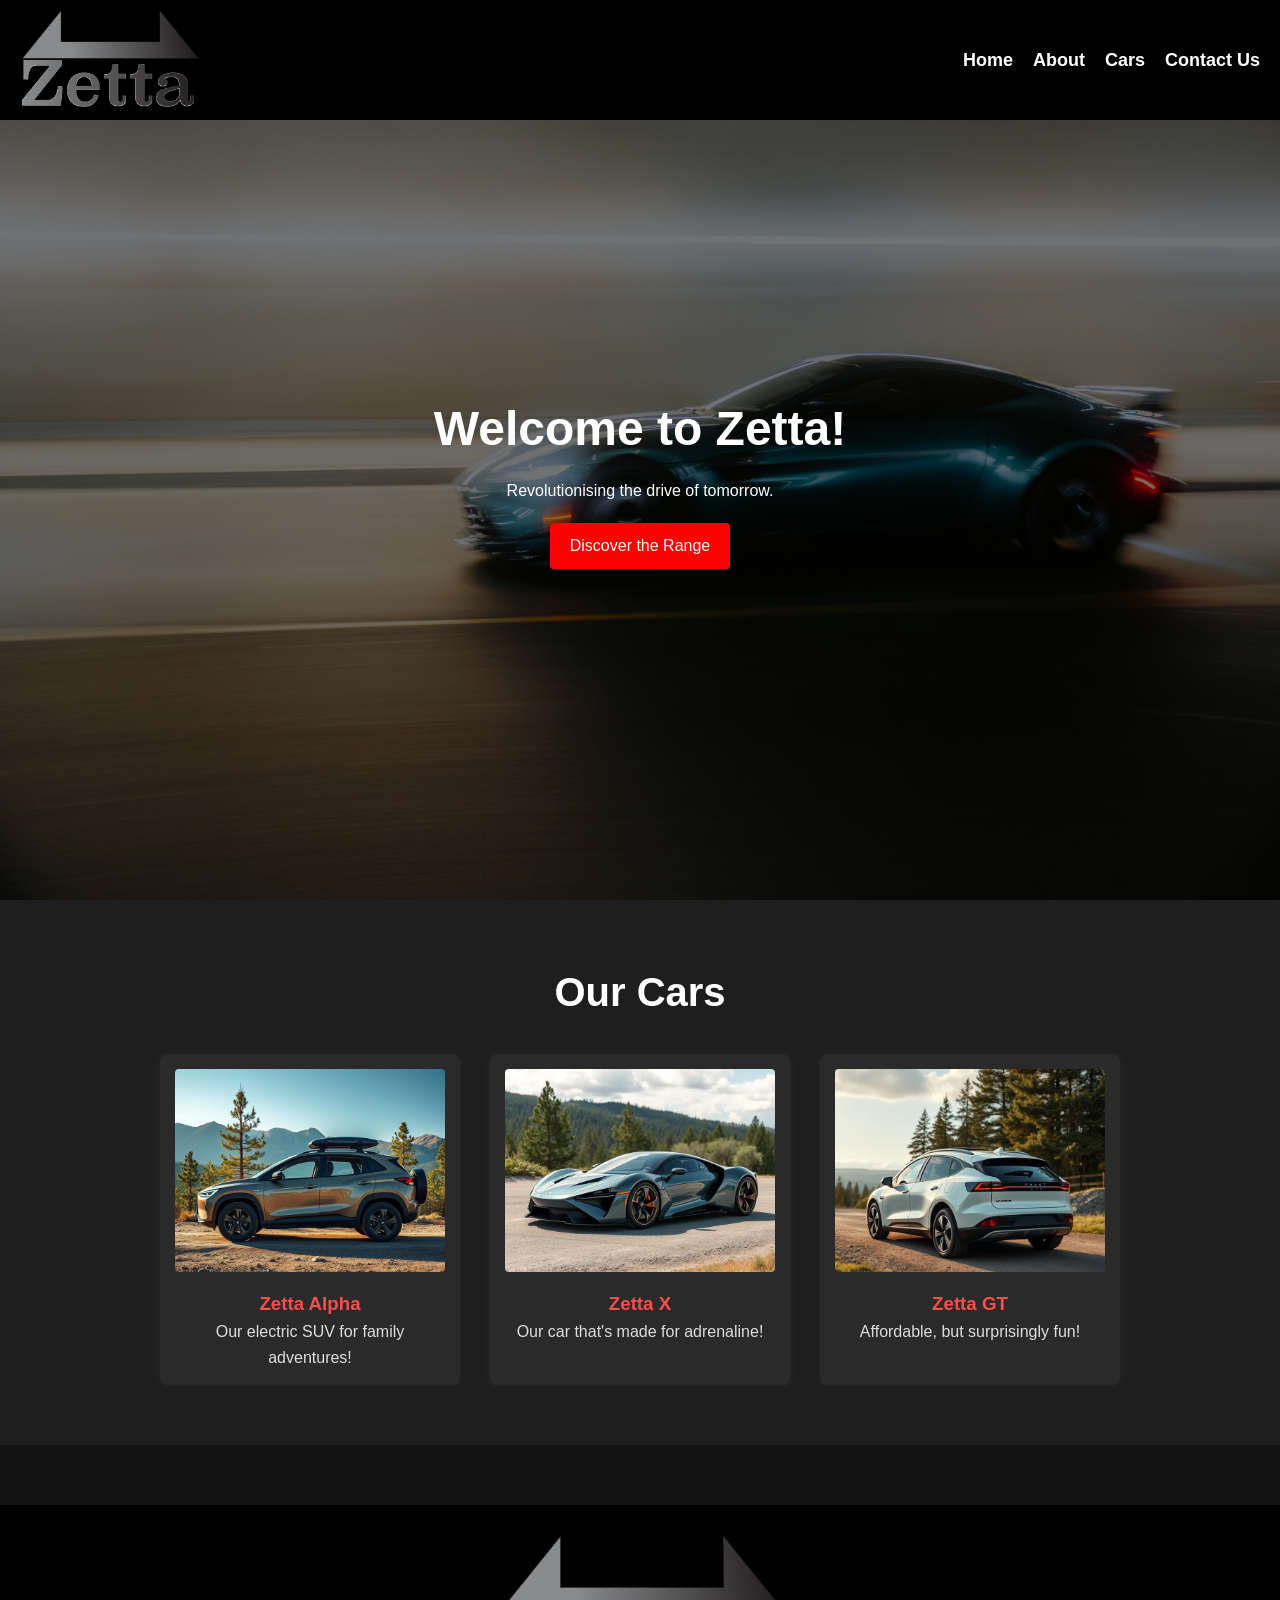
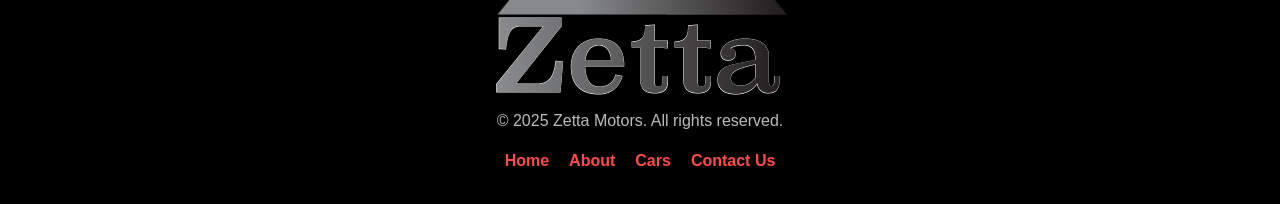
<file: index.html>
<!DOCTYPE html>
<html lang="en">
<head>
  <meta charset="UTF-8" />
  <meta name="viewport" content="width=device-width, initial-scale=1.0" />
  <title>Zetta Motors | Home</title>
  <link rel="stylesheet" href="style.css" />
</head>
<body class="index">
  <header>
    <nav>
      <img src="LogoBar.png" alt="Zetta Logo" class="logo" />
      <ul>
        <li><a href="index.html">Home</a></li>
        <li><a href="about.html">About</a></li>
        <li><a href="cars.html">Cars</a></li>
        <li><a href="contact.html">Contact Us</a></li>
      </ul>
    </nav>
  </header>

  <section class="hero">
    <div class="hero-text">
      <h1>Welcome to Zetta!</h1>
      <p>Revolutionising the drive of tomorrow.</p>
      <a href="#car-range" class="btn">Discover the Range</a>
    </div>
  </section>

  <section id="car-range" class="car-showcase">
    <h2>Our Cars</h2>
    <div class="car-gallery">
      <div class="car-card">
        <img src="SUV.jpg" alt="Zetta Alpha" />
        <h3>Zetta Alpha</h3>
        <p>Our electric SUV for family adventures!</p>
      </div>
      <div class="car-card">
        <img src="Supercar.jpg" alt="Zetta X" />
        <h3>Zetta X</h3>
        <p>Our car that's made for adrenaline!</p>
      </div>
      <div class="car-card">
        <img src="Budget.jpg" alt="Zetta GT" />
        <h3>Zetta GT</h3>
        <p>Affordable, but surprisingly fun!</p>
      </div>
    </div>
  </section>
	<script>
  window.addEventListener('scroll', function () {
    const header = document.querySelector('header');
    const logo = document.querySelector('.logo');

    if (window.scrollY > 100) {
      header.classList.add('shrink');
      logo.classList.add('shrink-logo');
    } else {
      header.classList.remove('shrink');
      logo.classList.remove('shrink-logo');
    }
  });
</script>
	<footer class="footer">
  <div class="footer-content">
	  <img src="Logo.png" alt="Zetta Logo" class="footer-logo" />
    <p>&copy; 2025 Zetta Motors. All rights reserved.</p>
    <ul class="footer-links">
      <li><a href="index.html">Home</a></li>
      <li><a href="about.html">About</a></li>
      <li><a href="cars.html">Cars</a></li>
      <li><a href="contact.html">Contact Us</a></li>
    </ul>
  </div>
</footer>

</body>
</html>
</file>
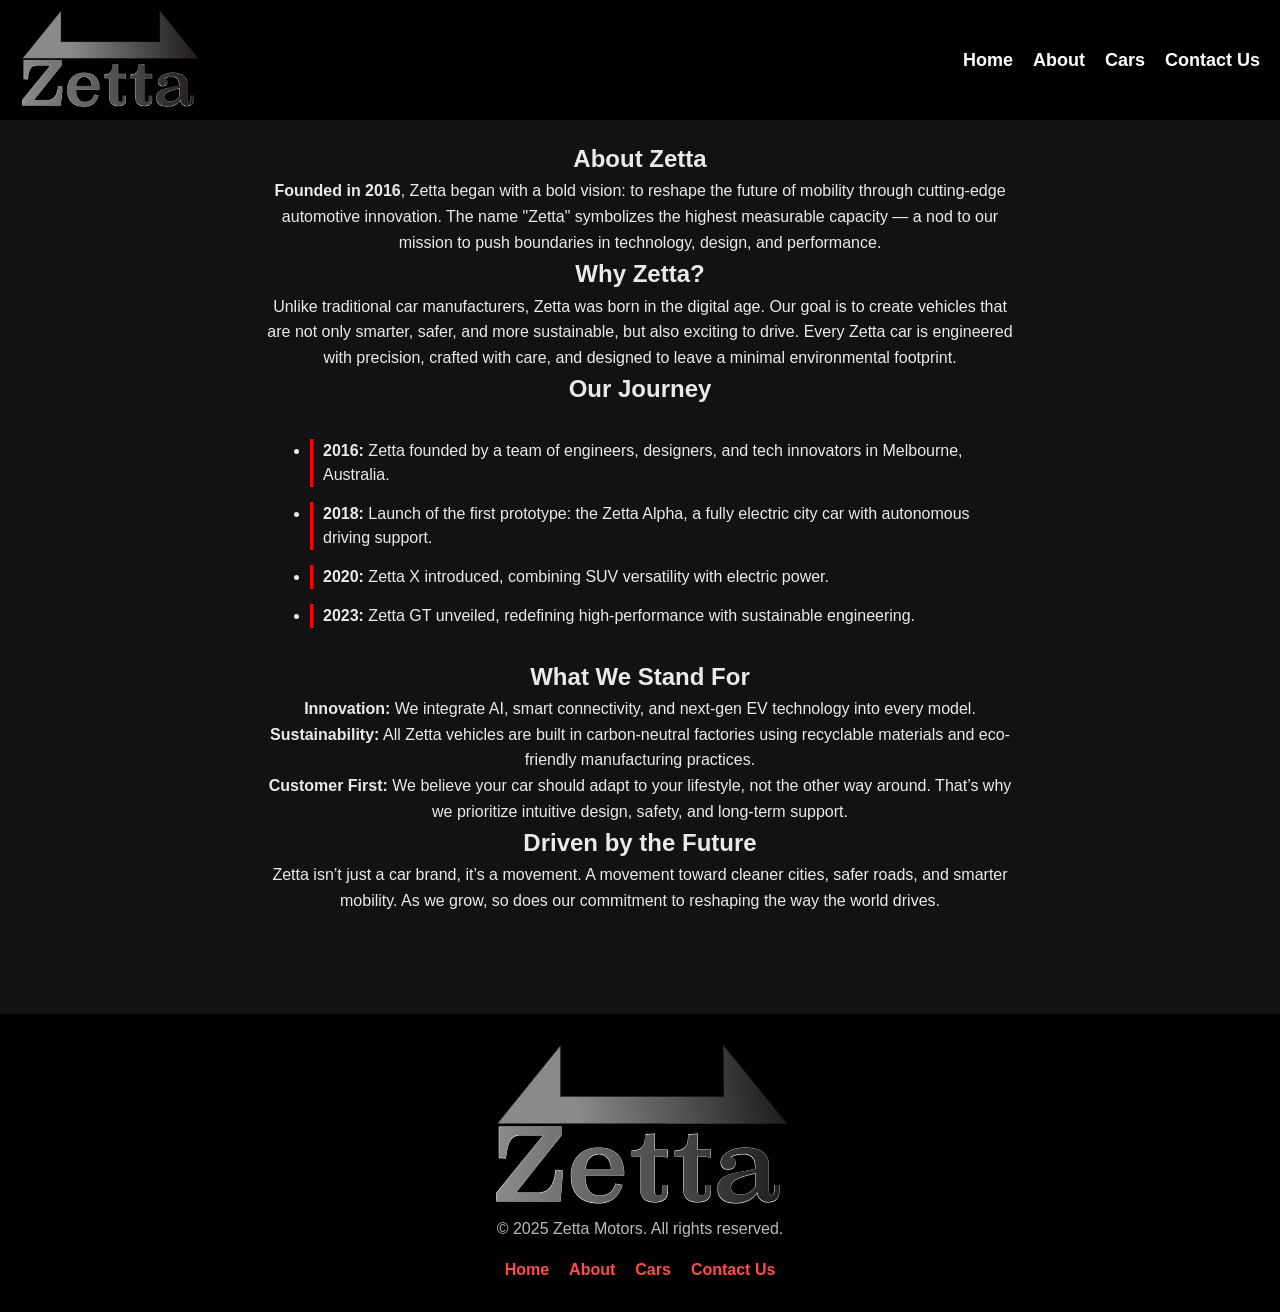
<file: about.html>
<!DOCTYPE html>
<html lang="en">
<head>
  <meta charset="UTF-8" />
  <meta name="viewport" content="width=device-width, initial-scale=1.0"/>
  <title>Zetta Motors | About</title>
  <link rel="stylesheet" href="style.css" />
</head>
<body class="about">
  <header>
    <nav>
      <img src="LogoBar.png" alt="Zetta Logo" class="logo" />
      <ul>
        <li><a href="index.html">Home</a></li>
        <li><a href="about.html">About</a></li>
        <li><a href="cars.html">Cars</a></li>
        <li><a href="contact.html">Contact Us</a></li>
      </ul>
    </nav>
  </header>

  <section class="content">
    <h1>About Zetta</h1>
    <p><strong>Founded in 2016</strong>, Zetta began with a bold vision: to reshape the future of mobility through cutting-edge automotive innovation. The name "Zetta" symbolizes the highest measurable capacity — a nod to our mission to push boundaries in technology, design, and performance.</p>

    <h2>Why Zetta?</h2>
    <p>Unlike traditional car manufacturers, Zetta was born in the digital age. Our goal is to create vehicles that are not only smarter, safer, and more sustainable, but also exciting to drive. Every Zetta car is engineered with precision, crafted with care, and designed to leave a minimal environmental footprint.</p>

    <h2>Our Journey</h2>
    <ul class="timeline">
      <li><strong>2016:</strong> Zetta founded by a team of engineers, designers, and tech innovators in Melbourne, Australia.</li>
      <li><strong>2018:</strong> Launch of the first prototype: the Zetta Alpha, a fully electric city car with autonomous driving support.</li>
      <li><strong>2020:</strong> Zetta X introduced, combining SUV versatility with electric power.</li>
      <li><strong>2023:</strong> Zetta GT unveiled, redefining high-performance with sustainable engineering.</li>
    </ul>

    <h2>What We Stand For</h2>
    <p><strong>Innovation:</strong> We integrate AI, smart connectivity, and next-gen EV technology into every model.</p>
    <p><strong>Sustainability:</strong> All Zetta vehicles are built in carbon-neutral factories using recyclable materials and eco-friendly manufacturing practices.</p>
    <p><strong>Customer First:</strong> We believe your car should adapt to your lifestyle, not the other way around. That’s why we prioritize intuitive design, safety, and long-term support.</p>

    <h2>Driven by the Future</h2>
    <p>Zetta isn’t just a car brand, it’s a movement. A movement toward cleaner cities, safer roads, and smarter mobility. As we grow, so does our commitment to reshaping the way the world drives.</p>
  </section>
		<script>
  window.addEventListener('scroll', function () {
    const header = document.querySelector('header');
    const logo = document.querySelector('.logo');

    if (window.scrollY > 100) {
      header.classList.add('shrink');
      logo.classList.add('shrink-logo');
    } else {
      header.classList.remove('shrink');
      logo.classList.remove('shrink-logo');
    }
  });
</script>
	<footer class="footer">
  <div class="footer-content">
	  <img src="Logo.png" alt="Zetta Logo" class="footer-logo" />
    <p>&copy; 2025 Zetta Motors. All rights reserved.</p>
    <ul class="footer-links">
      <li><a href="index.html">Home</a></li>
      <li><a href="about.html">About</a></li>
      <li><a href="cars.html">Cars</a></li>
      <li><a href="contact.html">Contact Us</a></li>
    </ul>
  </div>
</footer>

</body>
</html>
</file>
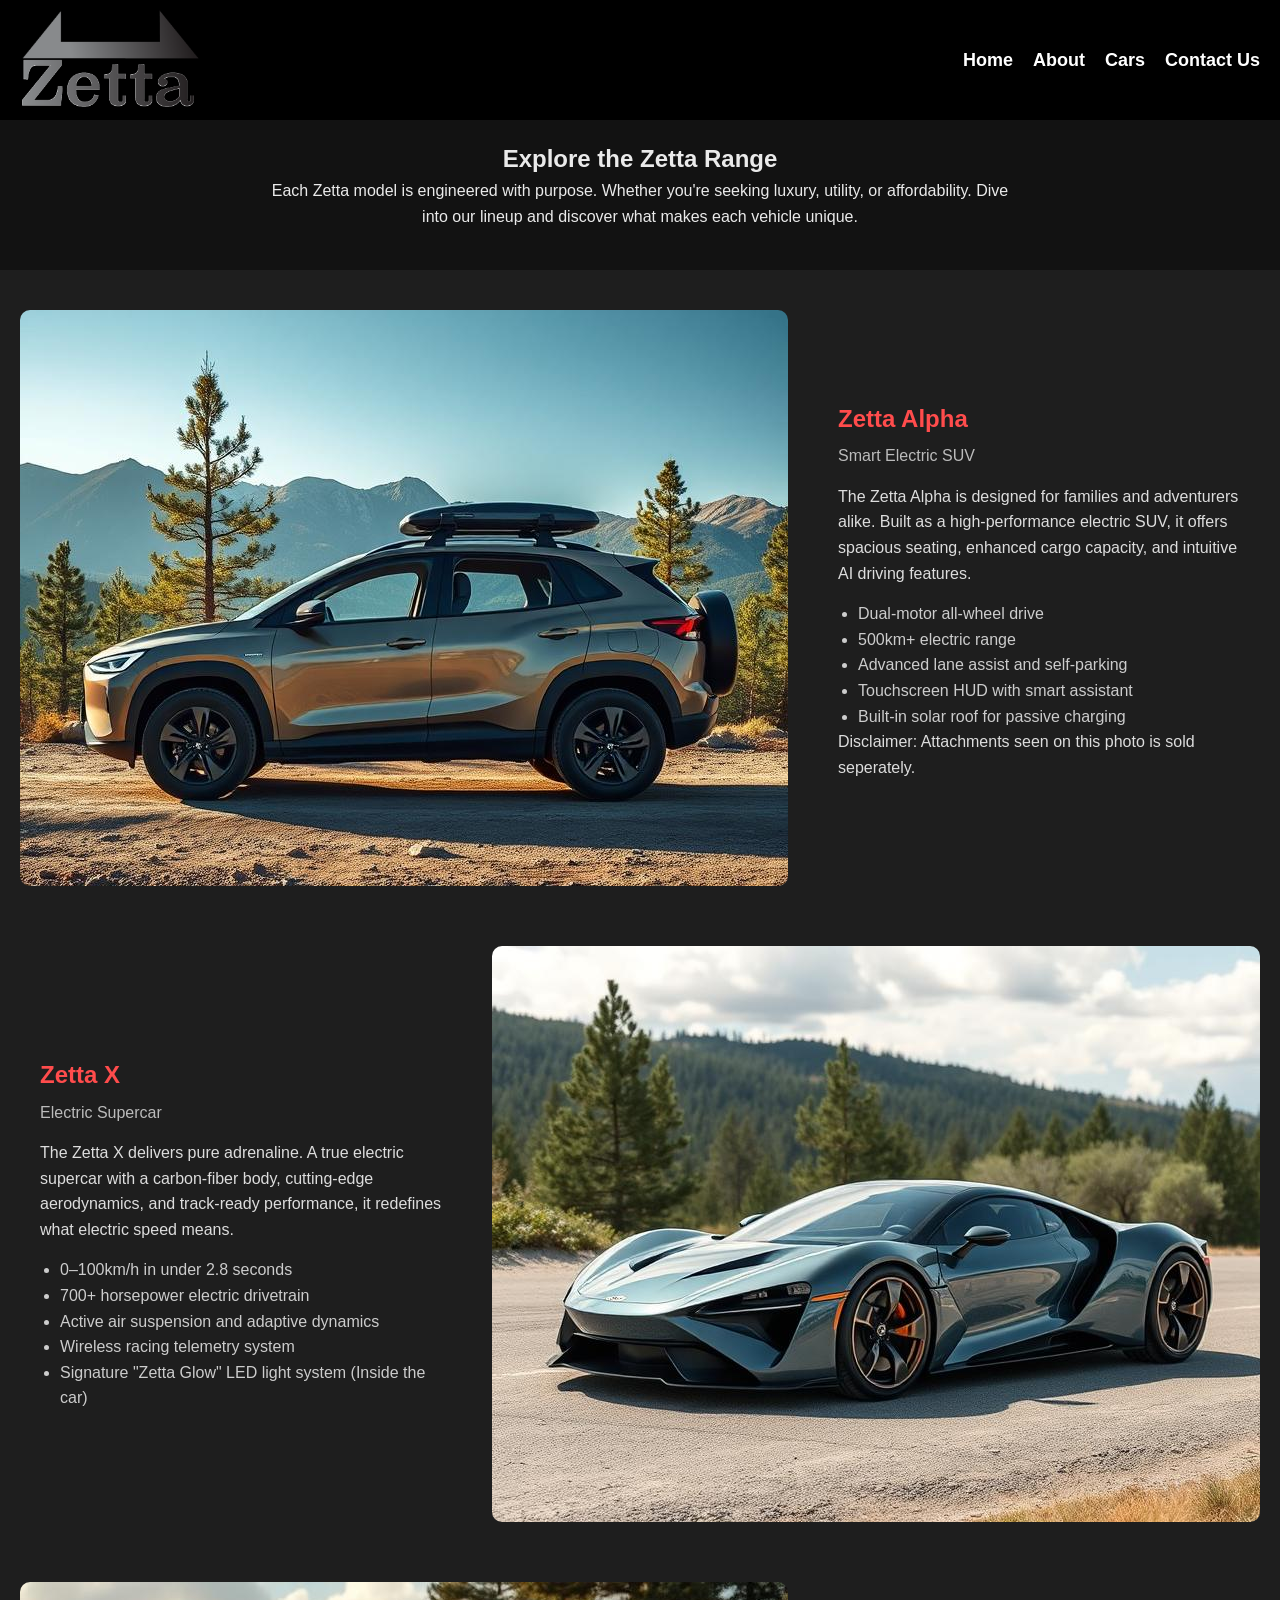
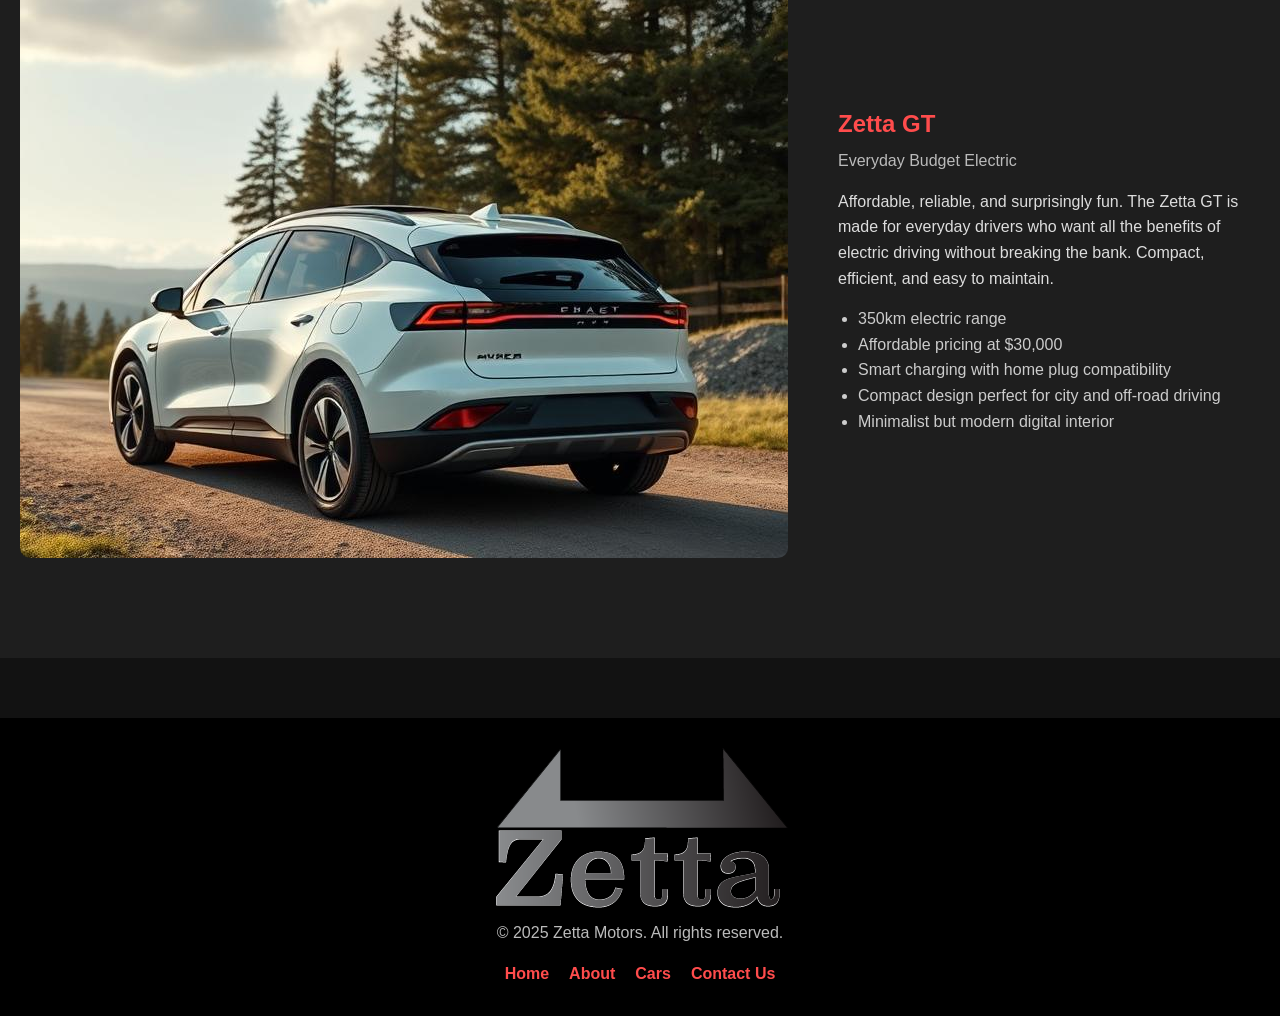
<file: cars.html>
<!DOCTYPE html>
<html lang="en">
<head>
  <meta charset="UTF-8" />
  <meta name="viewport" content="width=device-width, initial-scale=1.0"/>
  <title>Zetta Motors | Cars</title>
  <link rel="stylesheet" href="style.css" />
</head>
<body>
  <header>
    <nav>
      <img src="LogoBar.png" alt="Zetta Logo" class="logo" />
      <ul>
        <li><a href="index.html">Home</a></li>
        <li><a href="about.html">About</a></li>
        <li><a href="cars.html">Cars</a></li>
        <li><a href="contact.html">Contact Us</a></li>
      </ul>
    </nav>
  </header>

  <section class="content">
    <h1>Explore the Zetta Range</h1>
    <p>Each Zetta model is engineered with purpose. Whether you're seeking luxury, utility, or affordability. Dive into our lineup and discover what makes each vehicle unique.</p>
  </section>

  <section class="car-detail">
    <div class="car-entry">
      <img src="SUV.jpg" alt="Zetta Alpha SUV">
      <div class="car-info">
        <h2>Zetta Alpha</h2>
        <h4>Smart Electric SUV</h4>
        <p>The Zetta Alpha is designed for families and adventurers alike. Built as a high-performance electric SUV, it offers spacious seating, enhanced cargo capacity, and intuitive AI driving features.</p>
        <ul>
          <li>Dual-motor all-wheel drive</li>
          <li>500km+ electric range</li>
          <li>Advanced lane assist and self-parking</li>
          <li>Touchscreen HUD with smart assistant</li>
          <li>Built-in solar roof for passive charging</li>
        </ul>
		  <p>Disclaimer: Attachments seen on this photo is sold seperately.</p>
      </div>
    </div>

    <div class="car-entry reverse">
      <img src="Supercar.jpg" alt="Zetta X Supercar">
      <div class="car-info">
        <h2>Zetta X</h2>
        <h4>Electric Supercar</h4>
        <p>The Zetta X delivers pure adrenaline. A true electric supercar with a carbon-fiber body, cutting-edge aerodynamics, and track-ready performance, it redefines what electric speed means.</p>
        <ul>
          <li>0–100km/h in under 2.8 seconds</li>
          <li>700+ horsepower electric drivetrain</li>
          <li>Active air suspension and adaptive dynamics</li>
          <li>Wireless racing telemetry system</li>
          <li>Signature "Zetta Glow" LED light system (Inside the car)</li>
        </ul>
      </div>
    </div>

    <div class="car-entry">
      <img src="Budget.jpg" alt="Zetta GT Budget Car">
      <div class="car-info">
        <h2>Zetta GT</h2>
        <h4>Everyday Budget Electric</h4>
        <p>Affordable, reliable, and surprisingly fun. The Zetta GT is made for everyday drivers who want all the benefits of electric driving without breaking the bank. Compact, efficient, and easy to maintain.</p>
        <ul>
          <li>350km electric range</li>
          <li>Affordable pricing at $30,000</li>
          <li>Smart charging with home plug compatibility</li>
          <li>Compact design perfect for city and off-road driving</li>
          <li>Minimalist but modern digital interior</li>
        </ul>
      </div>
    </div>
  </section>
		<script>
  window.addEventListener('scroll', function () {
    const header = document.querySelector('header');
    const logo = document.querySelector('.logo');

    if (window.scrollY > 100) {
      header.classList.add('shrink');
      logo.classList.add('shrink-logo');
    } else {
      header.classList.remove('shrink');
      logo.classList.remove('shrink-logo');
    }
  });
</script>
	<footer class="footer">
  <div class="footer-content">
	  <img src="Logo.png" alt="Zetta Logo" class="footer-logo" />
    <p>&copy; 2025 Zetta Motors. All rights reserved.</p>
    <ul class="footer-links">
      <li><a href="index.html">Home</a></li>
      <li><a href="about.html">About</a></li>
      <li><a href="cars.html">Cars</a></li>
      <li><a href="contact.html">Contact Us</a></li>
    </ul>
  </div>
</footer>

</body>
</html>
</file>
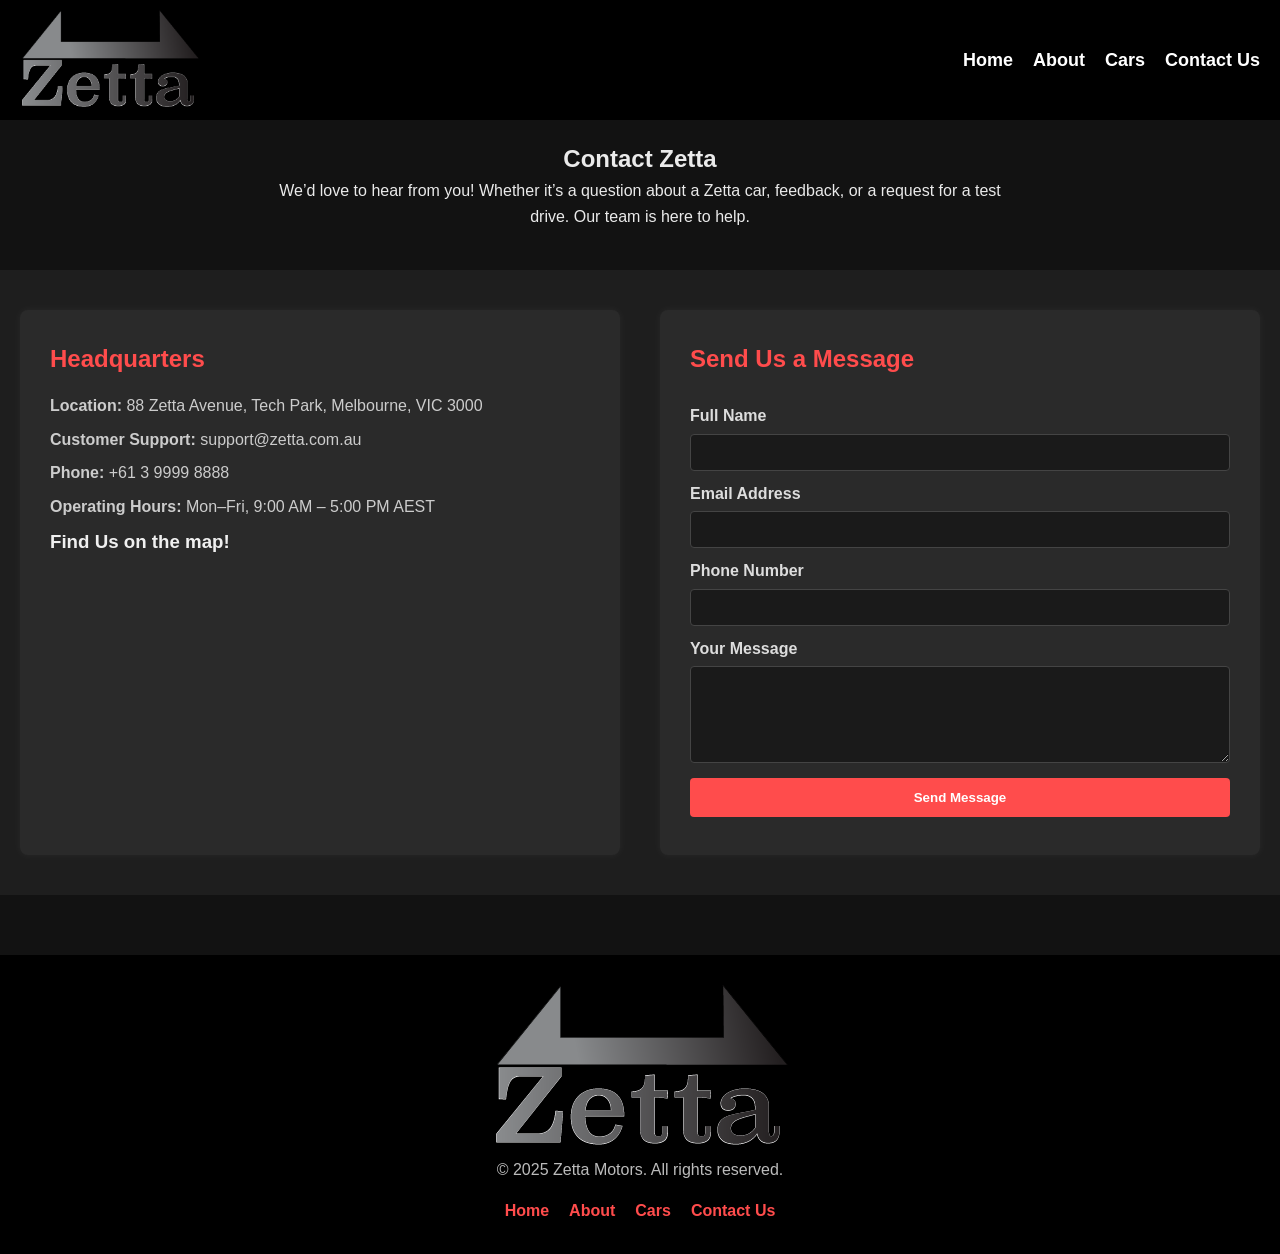
<file: contact.html>
<!DOCTYPE html>
<html lang="en">
<head>
  <meta charset="UTF-8" />
  <meta name="viewport" content="width=device-width, initial-scale=1.0"/>
  <title>Zetta Motors | Contact Us</title>
  <link rel="stylesheet" href="style.css" />
</head>
<body>
  <header>
    <nav>
      <img src="LogoBar.png" alt="Zetta Logo" class="logo" />
      <ul>
        <li><a href="index.html">Home</a></li>
        <li><a href="about.html">About</a></li>
        <li><a href="cars.html">Cars</a></li>
        <li><a href="contact.html">Contact Us</a></li>
      </ul>
    </nav>
  </header>

  <section class="content">
    <h1>Contact Zetta</h1>
    <p>We’d love to hear from you! Whether it’s a question about a Zetta car, feedback, or a request for a test drive. Our team is here to help.</p>
  </section>

  <section class="contact-container">
    <div class="contact-info">
      <h2>Headquarters</h2>
      <p><strong>Location:</strong> 88 Zetta Avenue, Tech Park, Melbourne, VIC 3000</p>
      <p><strong>Customer Support:</strong> support@zetta.com.au</p>
      <p><strong>Phone:</strong> +61 3 9999 8888</p>
      <p><strong>Operating Hours:</strong> Mon–Fri, 9:00 AM – 5:00 PM AEST</p>

      <h3>Find Us on the map!</h3>
      <div class="map-container">
        <iframe src="https://maps.google.com/maps?q=Melbourne%20VIC&t=&z=13&ie=UTF8&iwloc=&output=embed"
                width="100%" height="250" style="border:0;" allowfullscreen="" loading="lazy"></iframe>
      </div>
    </div>

    <div class="contact-form">
      <h2>Send Us a Message</h2>
      <form action="#" method="post">
        <label for="name">Full Name</label>
        <input type="text" id="name" name="name" required />

        <label for="email">Email Address</label>
        <input type="email" id="email" name="email" required />

        <label for="phone">Phone Number</label>
        <input type="tel" id="phone" name="phone" />

        <label for="message">Your Message</label>
        <textarea id="message" name="message" rows="5" required></textarea>

        <button type="submit">Send Message</button>
      </form>
    </div>


  </section>
		<script>
  window.addEventListener('scroll', function () {
    const header = document.querySelector('header');
    const logo = document.querySelector('.logo');

    if (window.scrollY > 100) {
      header.classList.add('shrink');
      logo.classList.add('shrink-logo');
    } else {
      header.classList.remove('shrink');
      logo.classList.remove('shrink-logo');
    }
  });
</script>
	<footer class="footer">
  <div class="footer-content">
	  <img src="Logo.png" alt="Zetta Logo" class="footer-logo" />
    <p>&copy; 2025 Zetta Motors. All rights reserved.</p>
    <ul class="footer-links">
      <li><a href="index.html">Home</a></li>
      <li><a href="about.html">About</a></li>
      <li><a href="cars.html">Cars</a></li>
      <li><a href="contact.html">Contact Us</a></li>
    </ul>
  </div>
</footer>

</body>
</html>
</file>
<file: style.css>
* {
  margin: 0;
  padding: 0;
  box-sizing: border-box;
}

body {
  font-family: 'Segoe UI', Tahoma, Geneva, Verdana, sans-serif;
  line-height: 1.6;
  background-color: #121212;
  color: #ffffff;
}

header {
  position: fixed;
  top: 0;
  width: 100%;
  background: #000;
  padding: 10px 20px;
  z-index: 1000;
}

nav {
  display: flex;
  align-items: center;
  justify-content: space-between;
}

.logo {
  height: 100px;
	transition: height 1s ease;
}

nav ul {
  list-style: none;
  display: flex;
  gap: 20px;
}

nav a {
  color: white;
  text-decoration: none;
  font-weight: bold;
  transition: color 0.3s ease;
	font-size: 18px
}

nav a:hover {
  color: #ff0000;
}

.hero {
  height: 100vh;
  background: url("background.jpg") no-repeat center center/cover;
  display: flex;
  justify-content: center;
  align-items: center;
  padding-top: 60px;
  color: white;
  text-align: center;
	z-index: 0;
	overflow: hidden;
}

.hero-text h1 {
  font-size: 3rem;
  margin-bottom: 10px;
}

.btn {
  display: inline-block;
  margin-top: 20px;
  background: #ff0000;
  color: white;
  padding: 10px 20px;
  text-decoration: none;
  border-radius: 4px;
  transition: background 0.3s ease;
}

.btn:hover {
  background: #cc0000;
}

.car-showcase {
  padding: 60px 20px;
  background: #1e1e1e;
  text-align: center;
}

.car-showcase h2 {
  color: #ffffff;
  text-align: center;
  font-size: 2.5rem;
  margin-bottom: 30px;
}

.car-gallery {
  display: flex;
  justify-content: center;
  gap: 30px;
  flex-wrap: wrap;
}

.car-card {
  background: #2a2a2a;
  padding: 15px;
  border-radius: 8px;
  width: 300px;
  box-shadow: 0 0 10px rgba(255, 255, 255, 0.05);
}

.car-card img {
  width: 100%;
  border-radius: 4px;
}

.car-card h3 {
  color: #ff4c4c;
  margin-top: 10px;
}

.car-card p {
  color: #dddddd;
}

.content {
  padding: 100px 20px 40px;
  max-width: 800px;
  margin: auto;
  text-align: center;
  color: #eaeaea;
}

.car-list {
  list-style-type: square;
  padding: 20px;
  text-align: left;
}

.timeline {
  text-align: left;
  margin: 30px auto;
  padding-left: 20px;
  max-width: 700px;
}

.timeline li {
  margin-bottom: 15px;
  padding-left: 10px;
  border-left: 3px solid #ff0000;
  line-height: 1.5;
}

.car-detail {
  padding: 40px 20px;
  background: #1e1e1e;
}

.car-entry {
  display: flex;
  flex-wrap: wrap;
  gap: 30px;
  align-items: center;
  margin-bottom: 60px;
}

.car-entry.reverse {
  flex-direction: row-reverse;
}

.car-entry img {
  flex: 1 1 600px;
  max-width: 100%;
  border-radius: 10px;
}

.car-info {
  flex: 1 1 400px;
  padding: 20px;
}

.car-info h2 {
  margin-bottom: 5px;
  color: #ff4c4c;
}

.car-info h4 {
  margin-bottom: 15px;
  font-weight: normal;
  color: #bbbbbb;
}

.car-info p {
  margin-bottom: 15px;
  color: #dddddd;
}

.car-info ul {
  list-style-type: disc;
  padding-left: 20px;
  color: #cccccc;
}

.contact-container {
  display: flex;
  flex-wrap: wrap;
  gap: 40px;
  padding: 40px 20px;
  background-color: #1e1e1e;
}

.contact-info,
.contact-form {
  flex: 1 1 400px;
  background-color: #2a2a2a;
  padding: 30px;
  border-radius: 8px;
  box-shadow: 0 0 10px rgba(255, 255, 255, 0.05);
  color: #f0f0f0;
}

.contact-info h2,
.contact-form h2 {
  margin-bottom: 15px;
  color: #ff4c4c;
}

.contact-info p {
  margin: 8px 0;
  color: #cccccc;
}

.map-container iframe {
  width: 100%;
  height: 250px;
  border-radius: 5px;
  margin-top: 10px;
}

.contact-form form {
  display: flex;
  flex-direction: column;
}

.contact-form label {
  margin: 10px 0 5px;
  font-weight: bold;
  color: #dddddd;
}

.contact-form input,
.contact-form textarea {
  padding: 10px;
  border: 1px solid #444;
  border-radius: 4px;
  resize: vertical;
  background-color: #1a1a1a;
  color: #ffffff;
}

.contact-form button {
  margin-top: 15px;
  padding: 12px;
  background-color: #ff4c4c;
  color: white;
  border: none;
  border-radius: 4px;
  font-weight: bold;
  cursor: pointer;
}

.contact-form button:hover {
  background-color: #cc0000;
}
header.shrink {
  padding: 10px 20px;
  transition: padding 0.3s ease;
}

.logo.shrink-logo {
  height: 60px;
  transition: height 1s ease;
}
.content {
  padding-top: 140px;
}
.footer {
  background-color: #000;
  color: #fff;
  padding: 30px 20px;
  text-align: center;
  margin-top: 60px;
}

.footer-content {
  max-width: 1000px;
  margin: auto;
}

.footer p {
  margin-bottom: 15px;
  color: #bbbbbb;
}

.footer-links {
  list-style: none;
  display: flex;
  justify-content: center;
  gap: 20px;
  padding: 0;
  margin: 0;
}

.footer-links a {
  color: #ff4c4c;
  text-decoration: none;
  font-weight: bold;
  transition: color 0.3s ease;
}

.footer-links a:hover {
  color: #ffffff;
}
html {
  scroll-behavior: smooth;
}
.hero::before {
  content: '';
  position: absolute;
  top: 0; left: 0;
  width: 100%;
  height: 100%;
  background: rgba(0, 0, 0, 0.5); /* 50% black overlay */
  z-index: 1;
}
.hero-text {
  position: relative;
  z-index: 2;
}
</file>
